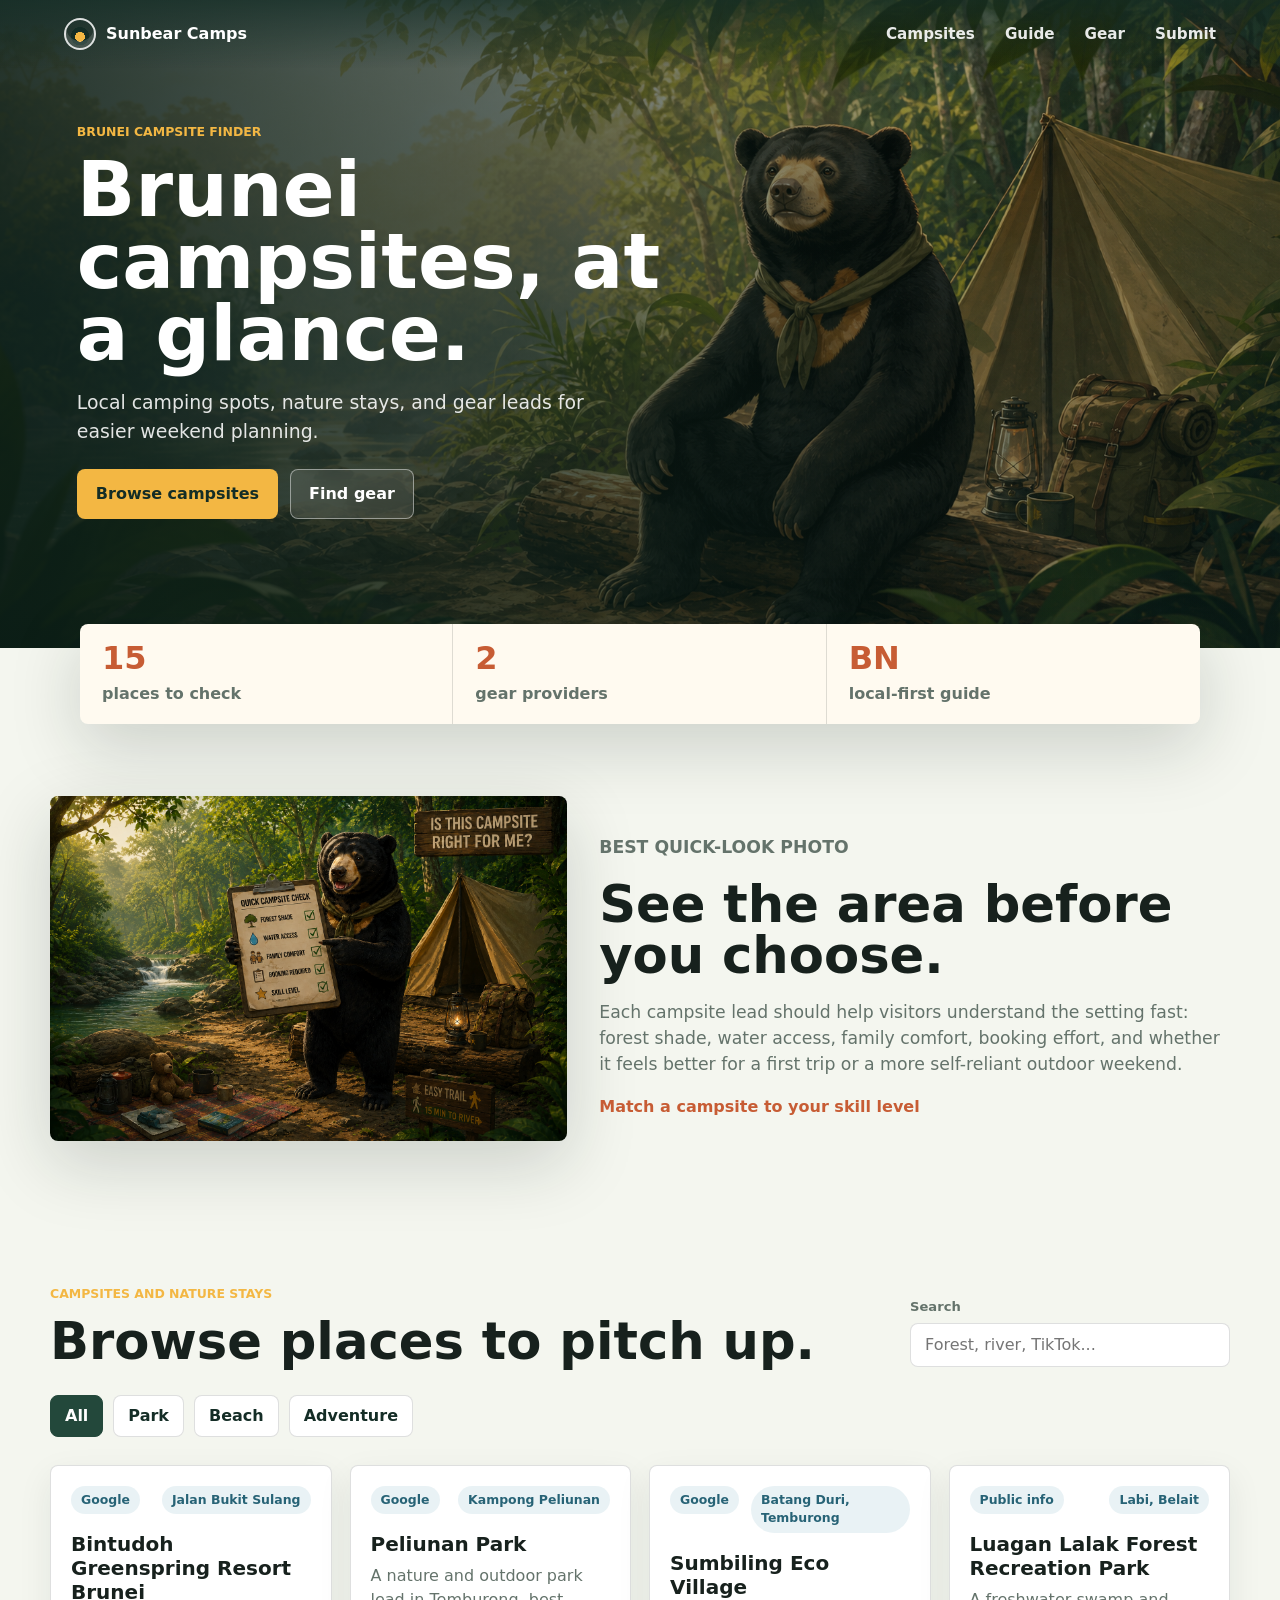
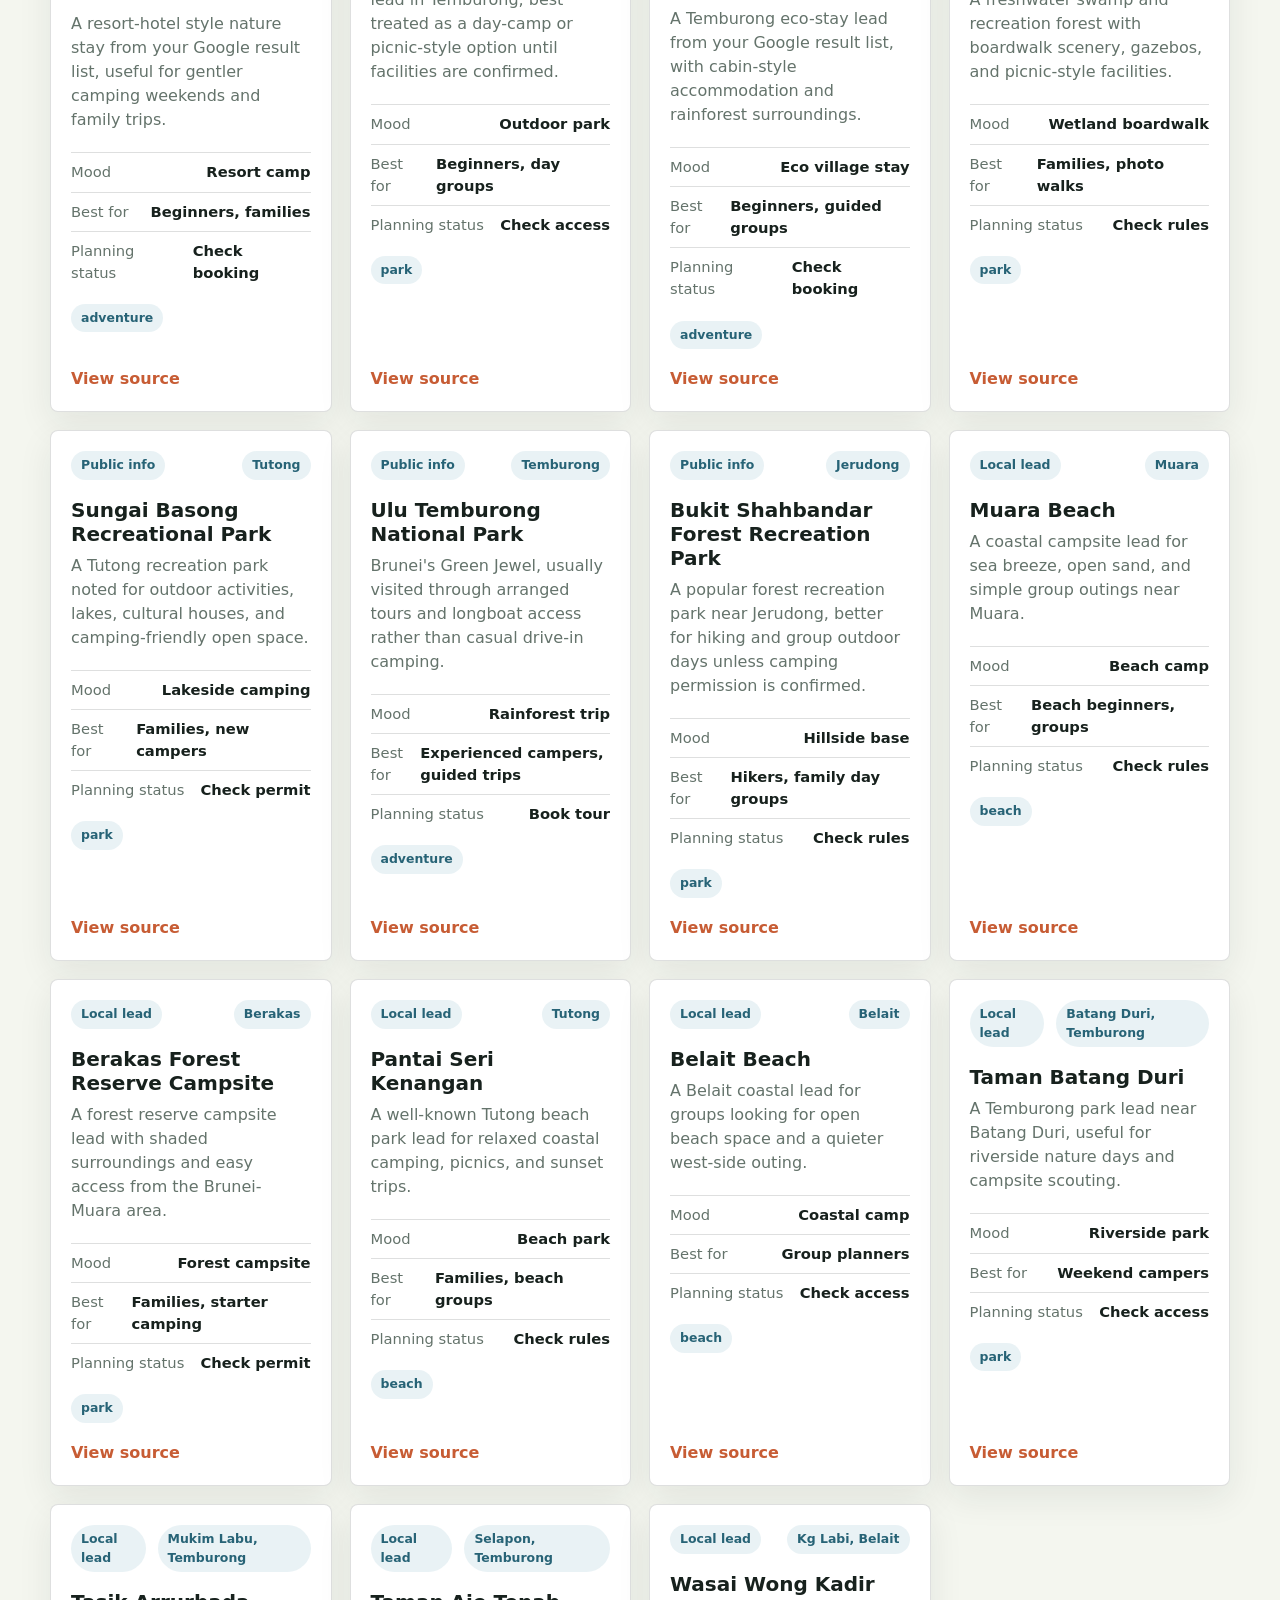
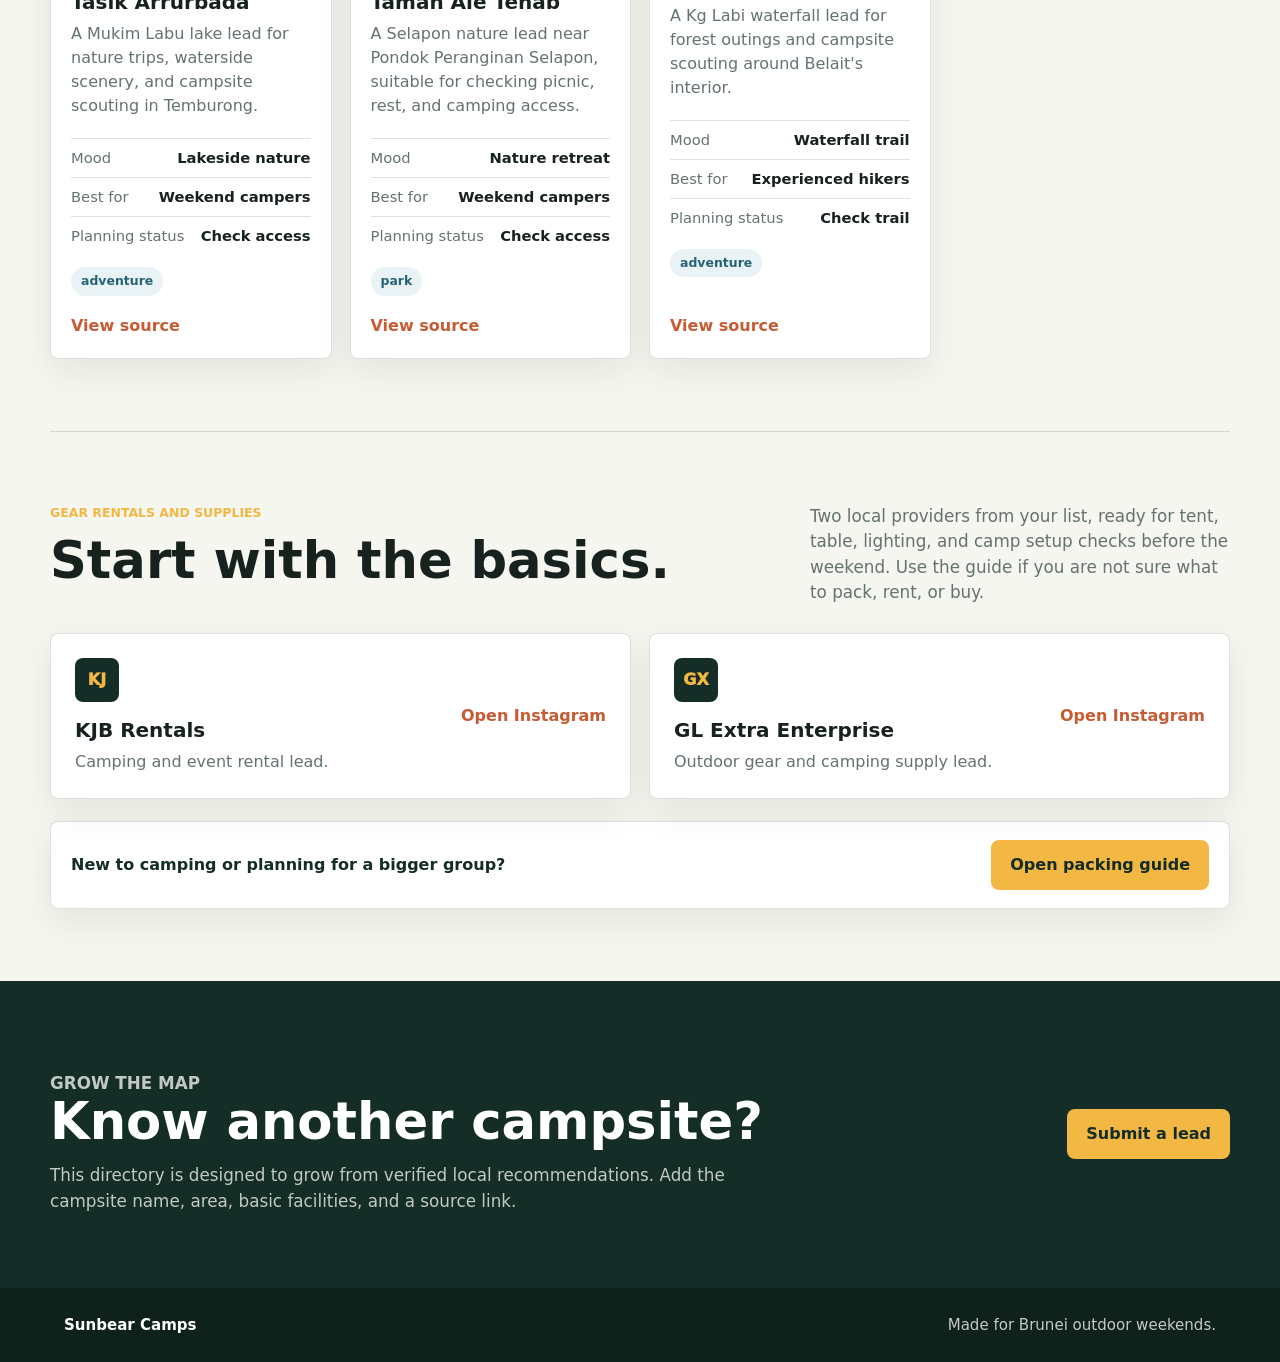
<file: index.html>
<!doctype html>
<html lang="en">
  <head>
    <meta charset="utf-8" />
    <meta name="viewport" content="width=device-width, initial-scale=1" />
    <title>Sunbear Camps | Brunei Campsite Finder</title>
    <meta
      name="description"
      content="A simple Brunei camping landing page for browsing campsite leads, outdoor vibes, and camping gear rentals at a glance."
    />
    <link rel="stylesheet" href="styles.css?v=4" />
  </head>
  <body>
    <header class="site-header" aria-label="Main navigation">
      <a class="brand" href="#top" aria-label="Sunbear Camps home">
        <span class="brand-mark" aria-hidden="true"></span>
        <span>Sunbear Camps</span>
      </a>
      <nav class="nav-links" aria-label="Page sections">
        <a href="#campsites">Campsites</a>
        <a href="guide.html">Guide</a>
        <a href="#gear">Gear</a>
        <a href="#submit">Submit</a>
      </nav>
    </header>

    <main id="top">
      <section class="hero" aria-labelledby="hero-title">
        <img
          class="hero-image"
          src="assets/sunbear-camp-hero.png"
          alt="Illustration of a sun bear beside a campsite in a Brunei rainforest"
        />
        <div class="hero-overlay"></div>
        <div class="hero-content">
          <p class="eyebrow">Brunei campsite finder</p>
          <h1 id="hero-title">Brunei campsites, at a glance.</h1>
          <p class="hero-copy">
            Local camping spots, nature stays, and gear leads for easier weekend planning.
          </p>
          <div class="hero-actions">
            <a class="button primary" href="#campsites">Browse campsites</a>
            <a class="button secondary" href="#gear">Find gear</a>
          </div>
        </div>
      </section>

      <section class="quick-stats" aria-label="Directory overview">
        <div>
          <strong>15</strong>
          <span>places to check</span>
        </div>
        <div>
          <strong>2</strong>
          <span>gear providers</span>
        </div>
        <div>
          <strong>BN</strong>
          <span>local-first guide</span>
        </div>
      </section>

      <section class="section featured-area" aria-labelledby="featured-title">
        <figure class="featured-photo">
          <img
            src="assets/checklist-bear.png"
            alt="Sun bear holding a camping checklist"
          />
        </figure>
        <div class="featured-copy">
          <p class="eyebrow">Best quick-look photo</p>
          <h2 id="featured-title">See the area before you choose.</h2>
          <p>
            Each campsite lead should help visitors understand the setting fast: forest shade, water access, family comfort, booking effort, and whether it feels better for a first trip or a more self-reliant outdoor weekend.
          </p>
          <a class="text-link" href="guide.html">Match a campsite to your skill level</a>
        </div>
      </section>

      <section id="campsites" class="section campsite-section" aria-labelledby="campsites-title">
        <div class="section-heading">
          <div>
            <p class="eyebrow">Campsites and nature stays</p>
            <h2 id="campsites-title">Browse places to pitch up.</h2>
          </div>
          <div class="search-wrap">
            <label for="site-search">Search</label>
            <input id="site-search" type="search" placeholder="Forest, river, TikTok..." />
          </div>
        </div>

        <div class="filters" role="group" aria-label="Filter campsite type">
          <button class="filter-button active" type="button" data-filter="all">All</button>
          <button class="filter-button" type="button" data-filter="park">Park</button>
          <button class="filter-button" type="button" data-filter="beach">Beach</button>
          <button class="filter-button" type="button" data-filter="adventure">Adventure</button>
        </div>

        <div class="card-grid" id="campsite-grid" aria-live="polite"></div>
      </section>

      <section id="gear" class="section gear-section" aria-labelledby="gear-title">
        <div class="section-heading">
          <div>
            <p class="eyebrow">Gear rentals and supplies</p>
            <h2 id="gear-title">Start with the basics.</h2>
          </div>
          <p>
            Two local providers from your list, ready for tent, table, lighting, and camp setup checks before the weekend. Use the guide if you are not sure what to pack, rent, or buy.
          </p>
        </div>

        <div class="gear-grid">
          <article class="gear-card">
            <div>
              <span class="gear-icon" aria-hidden="true">KJ</span>
              <h3>KJB Rentals</h3>
              <p>Camping and event rental lead.</p>
            </div>
            <a class="text-link" href="https://www.instagram.com/kjb.rentals?igsh=MWdyZXJzZjBxN3RnYQ==" target="_blank" rel="noreferrer">Open Instagram</a>
          </article>

          <article class="gear-card">
            <div>
              <span class="gear-icon" aria-hidden="true">GX</span>
              <h3>GL Extra Enterprise</h3>
              <p>Outdoor gear and camping supply lead.</p>
            </div>
            <a class="text-link" href="https://www.instagram.com/glextraenterprise/" target="_blank" rel="noreferrer">Open Instagram</a>
          </article>
        </div>
        <div class="guide-cta">
          <span>New to camping or planning for a bigger group?</span>
          <a class="button primary" href="guide.html#packing-levels">Open packing guide</a>
        </div>
      </section>

      <section id="submit" class="section submit-section" aria-labelledby="submit-title">
        <div>
          <p class="eyebrow">Grow the map</p>
          <h2 id="submit-title">Know another campsite?</h2>
          <p>
            This directory is designed to grow from verified local recommendations. Add the campsite name, area, basic facilities, and a source link.
          </p>
        </div>
        <a class="button primary" href="mailto:pr@queeniecy.com?subject=New%20Brunei%20campsite%20lead">Submit a lead</a>
      </section>
    </main>

    <footer class="site-footer">
      <span>Sunbear Camps</span>
      <span>Made for Brunei outdoor weekends.</span>
    </footer>

    <script src="script.js"></script>
  </body>
</html>
</file>
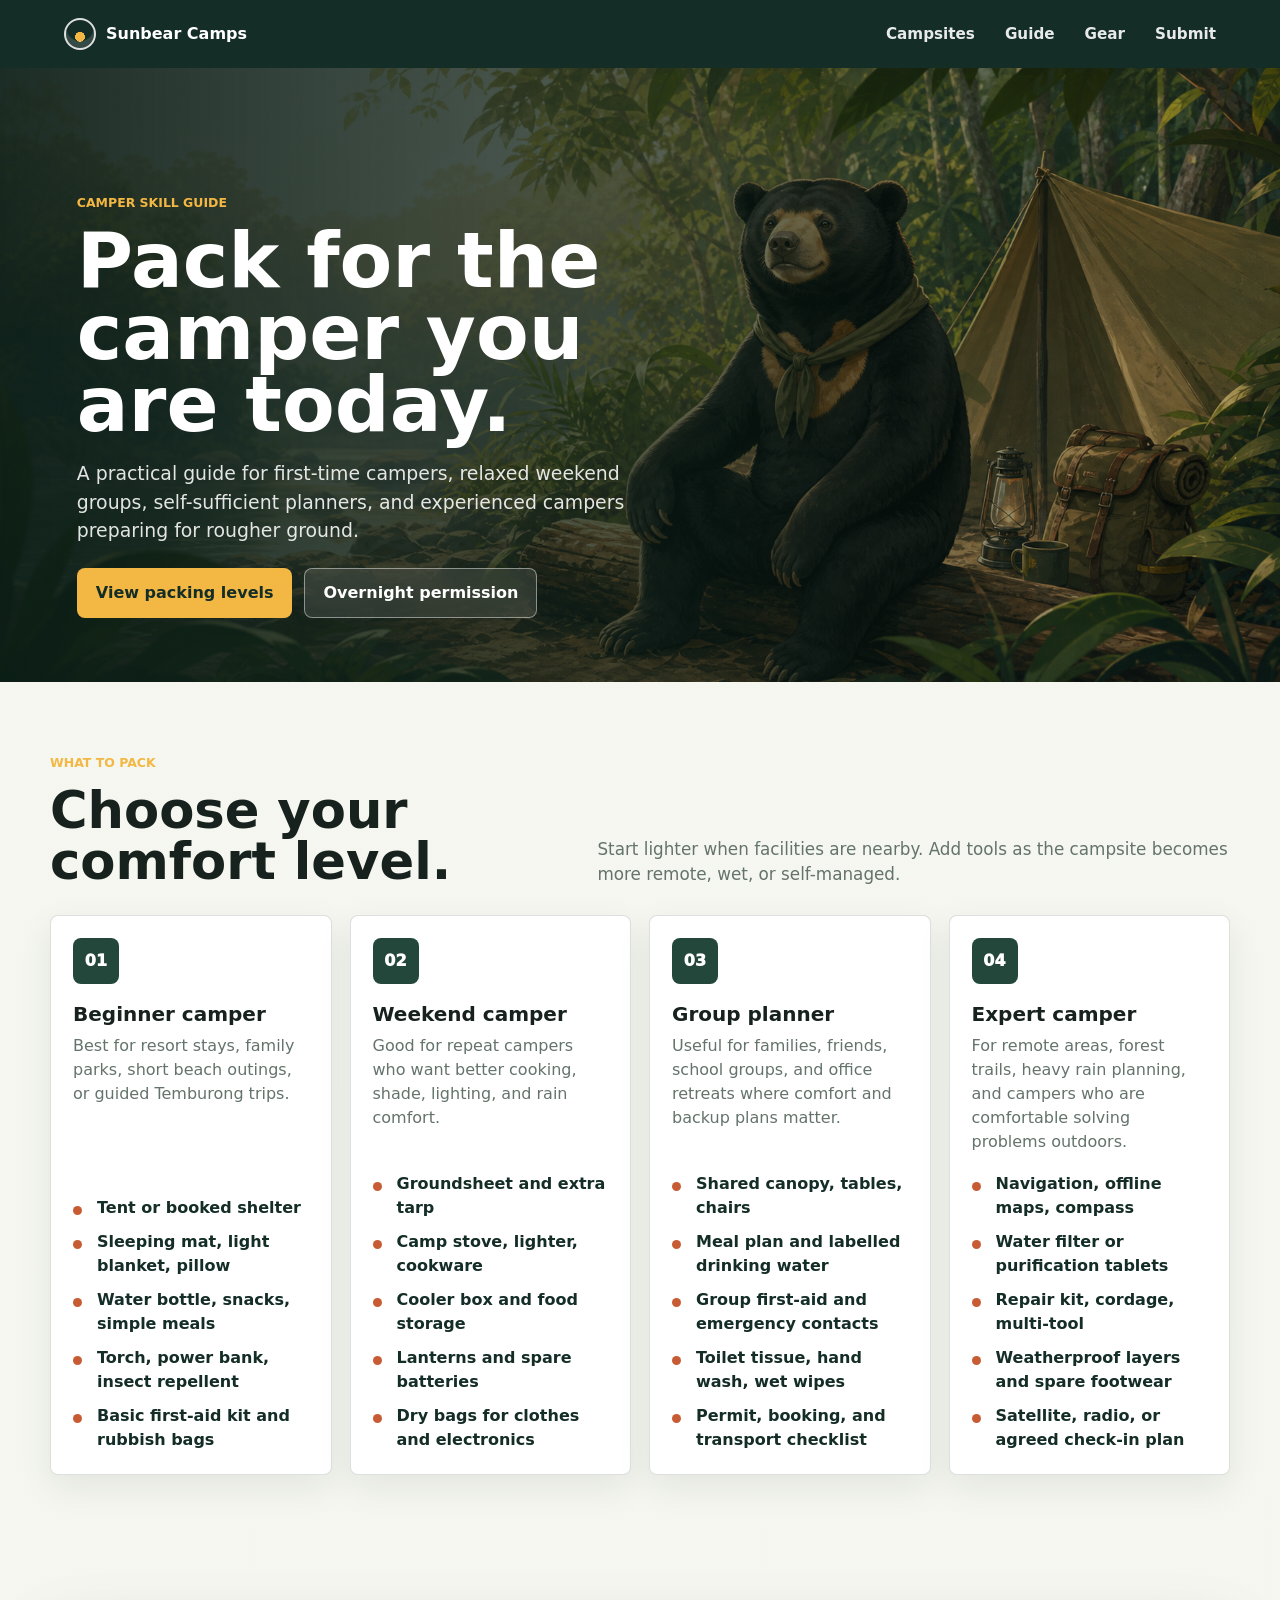
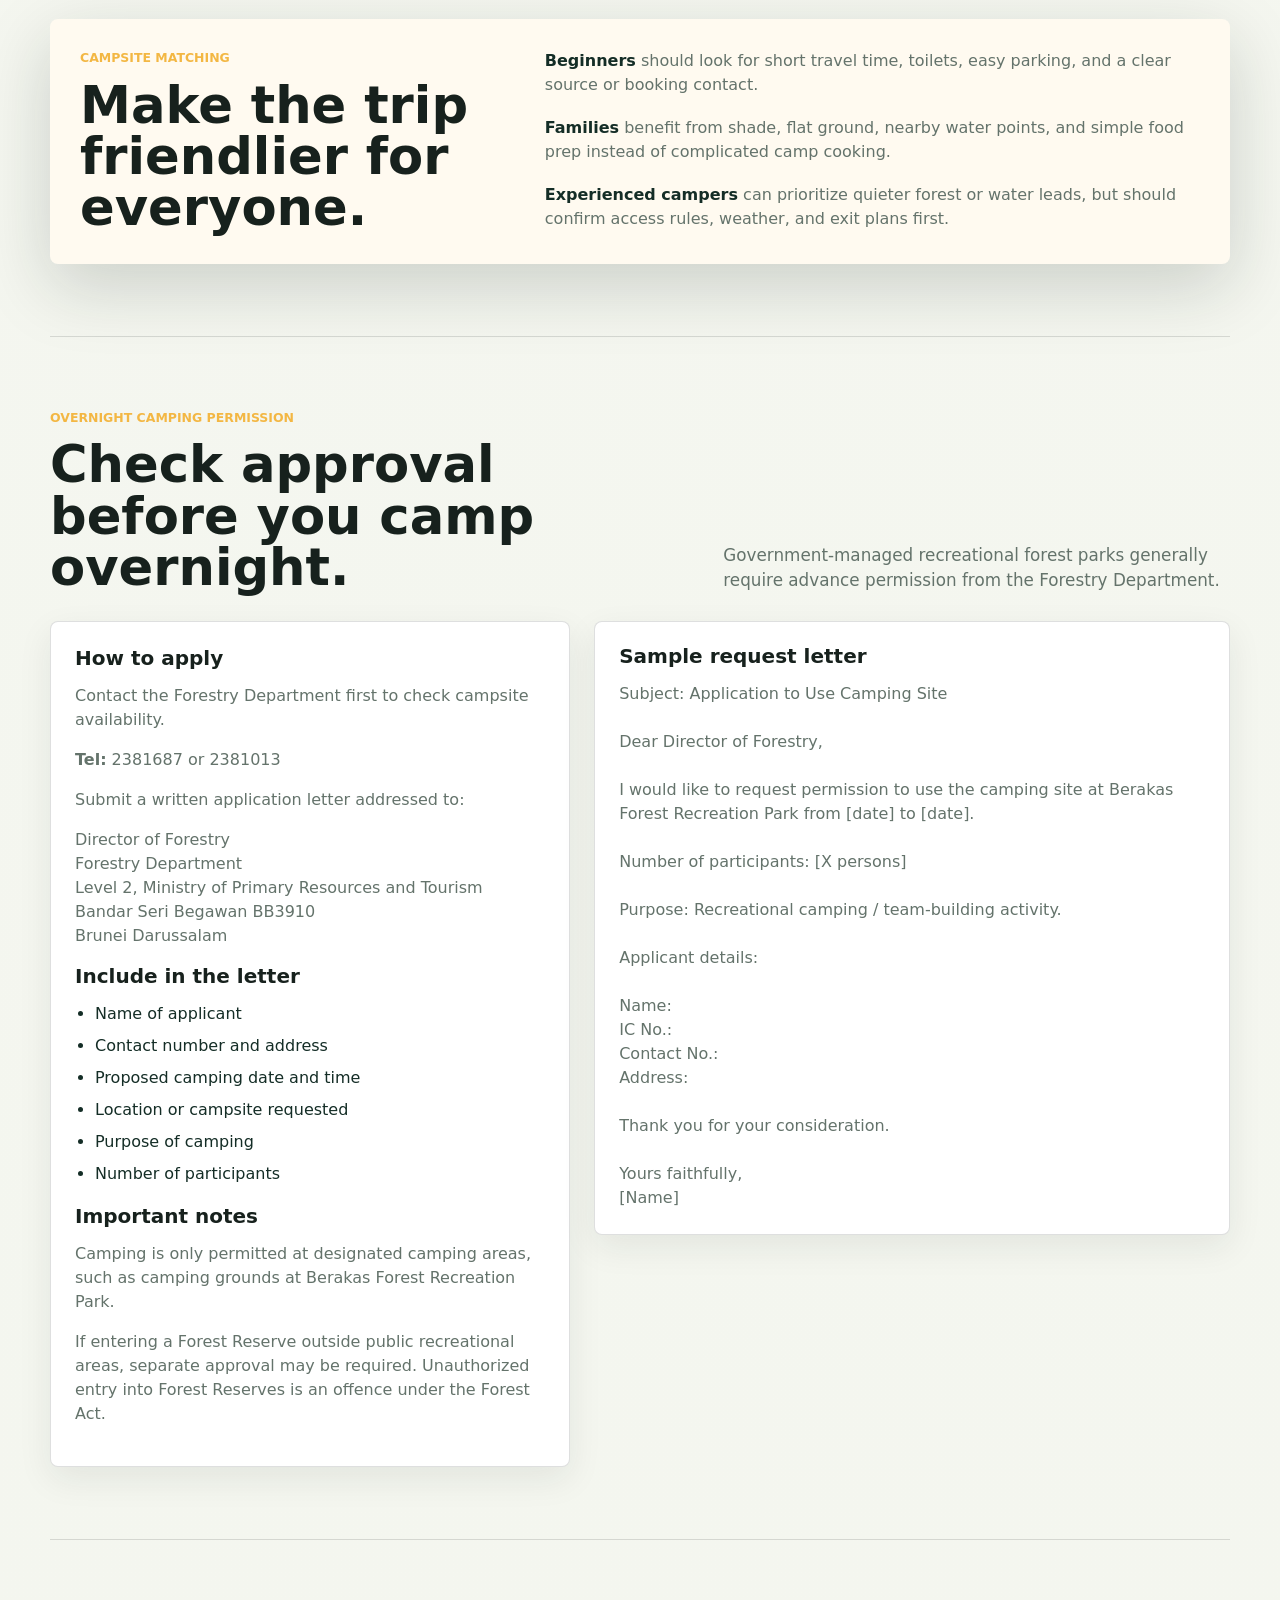
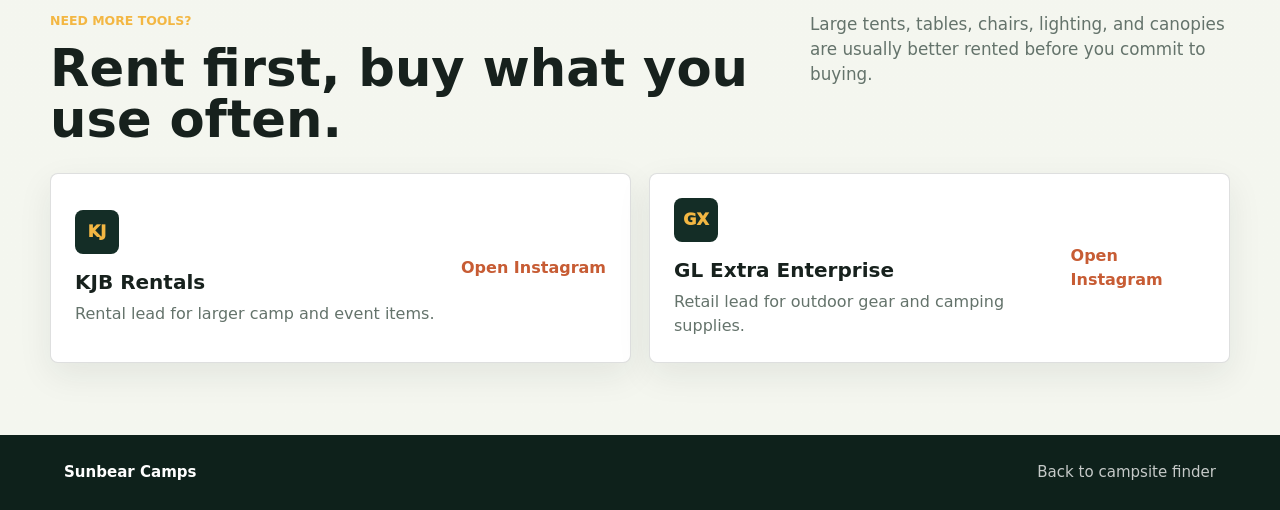
<file: guide.html>
<!doctype html>
<html lang="en">
  <head>
    <meta charset="utf-8" />
    <meta name="viewport" content="width=device-width, initial-scale=1" />
    <title>Camping Guide | Sunbear Camps</title>
    <meta
      name="description"
      content="A Brunei camping guide for beginner, casual, group, and expert campers with packing advice and gear rental or retail links."
    />
    <link rel="stylesheet" href="styles.css?v=4" />
  </head>
  <body class="guide-page">
    <header class="site-header guide-header" aria-label="Main navigation">
      <a class="brand" href="index.html#top" aria-label="Sunbear Camps home">
        <span class="brand-mark" aria-hidden="true"></span>
        <span>Sunbear Camps</span>
      </a>
      <nav class="nav-links" aria-label="Page sections">
        <a href="index.html#campsites">Campsites</a>
        <a href="guide.html">Guide</a>
        <a href="index.html#gear">Gear</a>
        <a href="index.html#submit">Submit</a>
      </nav>
    </header>

    <main id="top">
      <section class="guide-hero" aria-labelledby="guide-title">
        <div>
          <p class="eyebrow">Camper skill guide</p>
          <h1 id="guide-title">Pack for the camper you are today.</h1>
          <p class="hero-copy">
            A practical guide for first-time campers, relaxed weekend groups, self-sufficient planners, and experienced campers preparing for rougher ground.
          </p>
          <div class="hero-actions">
            <a class="button primary" href="#packing-levels">View packing levels</a>
            <a class="button secondary" href="#overnight-permission">Overnight permission</a>
          </div>
        </div>
      </section>

      <section id="packing-levels" class="section" aria-labelledby="packing-title">
        <div class="section-heading">
          <div>
            <p class="eyebrow">What to pack</p>
            <h2 id="packing-title">Choose your comfort level.</h2>
          </div>
          <p>Start lighter when facilities are nearby. Add tools as the campsite becomes more remote, wet, or self-managed.</p>
        </div>

        <div class="level-grid">
          <article class="level-card">
            <span class="level-number">01</span>
            <h3>Beginner camper</h3>
            <p>Best for resort stays, family parks, short beach outings, or guided Temburong trips.</p>
            <ul class="check-list">
              <li>Tent or booked shelter</li>
              <li>Sleeping mat, light blanket, pillow</li>
              <li>Water bottle, snacks, simple meals</li>
              <li>Torch, power bank, insect repellent</li>
              <li>Basic first-aid kit and rubbish bags</li>
            </ul>
          </article>

          <article class="level-card">
            <span class="level-number">02</span>
            <h3>Weekend camper</h3>
            <p>Good for repeat campers who want better cooking, shade, lighting, and rain comfort.</p>
            <ul class="check-list">
              <li>Groundsheet and extra tarp</li>
              <li>Camp stove, lighter, cookware</li>
              <li>Cooler box and food storage</li>
              <li>Lanterns and spare batteries</li>
              <li>Dry bags for clothes and electronics</li>
            </ul>
          </article>

          <article class="level-card">
            <span class="level-number">03</span>
            <h3>Group planner</h3>
            <p>Useful for families, friends, school groups, and office retreats where comfort and backup plans matter.</p>
            <ul class="check-list">
              <li>Shared canopy, tables, chairs</li>
              <li>Meal plan and labelled drinking water</li>
              <li>Group first-aid and emergency contacts</li>
              <li>Toilet tissue, hand wash, wet wipes</li>
              <li>Permit, booking, and transport checklist</li>
            </ul>
          </article>

          <article class="level-card">
            <span class="level-number">04</span>
            <h3>Expert camper</h3>
            <p>For remote areas, forest trails, heavy rain planning, and campers who are comfortable solving problems outdoors.</p>
            <ul class="check-list">
              <li>Navigation, offline maps, compass</li>
              <li>Water filter or purification tablets</li>
              <li>Repair kit, cordage, multi-tool</li>
              <li>Weatherproof layers and spare footwear</li>
              <li>Satellite, radio, or agreed check-in plan</li>
            </ul>
          </article>
        </div>
      </section>

      <section class="section advice-section" aria-labelledby="comfort-title">
        <div class="advice-panel">
          <div>
            <p class="eyebrow">Campsite matching</p>
            <h2 id="comfort-title">Make the trip friendlier for everyone.</h2>
          </div>
          <div class="advice-grid">
            <p><strong>Beginners</strong> should look for short travel time, toilets, easy parking, and a clear source or booking contact.</p>
            <p><strong>Families</strong> benefit from shade, flat ground, nearby water points, and simple food prep instead of complicated camp cooking.</p>
            <p><strong>Experienced campers</strong> can prioritize quieter forest or water leads, but should confirm access rules, weather, and exit plans first.</p>
          </div>
        </div>
      </section>

      <section id="overnight-permission" class="section permit-section" aria-labelledby="permission-title">
        <div class="section-heading">
          <div>
            <p class="eyebrow">Overnight camping permission</p>
            <h2 id="permission-title">Check approval before you camp overnight.</h2>
          </div>
          <p>Government-managed recreational forest parks generally require advance permission from the Forestry Department.</p>
        </div>

        <div class="permit-layout">
          <article class="permit-card">
            <h3>How to apply</h3>
            <p>Contact the Forestry Department first to check campsite availability.</p>
            <p><strong>Tel:</strong> 2381687 or 2381013</p>
            <p>Submit a written application letter addressed to:</p>
            <address>
              Director of Forestry<br />
              Forestry Department<br />
              Level 2, Ministry of Primary Resources and Tourism<br />
              Bandar Seri Begawan BB3910<br />
              Brunei Darussalam
            </address>

            <h3>Include in the letter</h3>
            <ul>
              <li>Name of applicant</li>
              <li>Contact number and address</li>
              <li>Proposed camping date and time</li>
              <li>Location or campsite requested</li>
              <li>Purpose of camping</li>
              <li>Number of participants</li>
            </ul>

            <h3>Important notes</h3>
            <p>Camping is only permitted at designated camping areas, such as camping grounds at Berakas Forest Recreation Park.</p>
            <p>If entering a Forest Reserve outside public recreational areas, separate approval may be required. Unauthorized entry into Forest Reserves is an offence under the Forest Act.</p>
          </article>

          <article class="letter-card">
            <h3>Sample request letter</h3>
            <pre class="sample-letter">Subject: Application to Use Camping Site

Dear Director of Forestry,

I would like to request permission to use the camping site at Berakas Forest Recreation Park from [date] to [date].

Number of participants: [X persons]

Purpose: Recreational camping / team-building activity.

Applicant details:

Name:
IC No.:
Contact No.:
Address:

Thank you for your consideration.

Yours faithfully,
[Name]</pre>
          </article>
        </div>
      </section>

      <section id="rental-retail" class="section gear-section" aria-labelledby="tools-title">
        <div class="section-heading">
          <div>
            <p class="eyebrow">Need more tools?</p>
            <h2 id="tools-title">Rent first, buy what you use often.</h2>
          </div>
          <p>Large tents, tables, chairs, lighting, and canopies are usually better rented before you commit to buying.</p>
        </div>

        <div class="gear-grid">
          <article class="gear-card">
            <div>
              <span class="gear-icon" aria-hidden="true">KJ</span>
              <h3>KJB Rentals</h3>
              <p>Rental lead for larger camp and event items.</p>
            </div>
            <a class="text-link" href="https://www.instagram.com/kjb.rentals?igsh=MWdyZXJzZjBxN3RnYQ==" target="_blank" rel="noreferrer">Open Instagram</a>
          </article>

          <article class="gear-card">
            <div>
              <span class="gear-icon" aria-hidden="true">GX</span>
              <h3>GL Extra Enterprise</h3>
              <p>Retail lead for outdoor gear and camping supplies.</p>
            </div>
            <a class="text-link" href="https://www.instagram.com/glextraenterprise/" target="_blank" rel="noreferrer">Open Instagram</a>
          </article>
        </div>
      </section>
    </main>

    <footer class="site-footer">
      <span>Sunbear Camps</span>
      <span><a href="index.html#top">Back to campsite finder</a></span>
    </footer>
  </body>
</html>
</file>
<file: styles.css>
:root {
  --leaf: #23483b;
  --leaf-dark: #142d26;
  --fern: #6e9b69;
  --moss: #c7d4a3;
  --sun: #f3b743;
  --ember: #c75c34;
  --river: #5a9caf;
  --mist: #f4f6ef;
  --paper: #fffaf0;
  --ink: #17211d;
  --muted: #64736b;
  --line: rgba(23, 33, 29, 0.14);
  --shadow: 0 22px 70px rgba(18, 36, 30, 0.18);
}

* {
  box-sizing: border-box;
}

html {
  scroll-behavior: smooth;
}

body {
  margin: 0;
  background: var(--mist);
  color: var(--ink);
  font-family: Inter, ui-sans-serif, system-ui, -apple-system, BlinkMacSystemFont, "Segoe UI", sans-serif;
  line-height: 1.5;
}

a {
  color: inherit;
  text-decoration: none;
}

.site-header {
  position: fixed;
  z-index: 20;
  top: 0;
  left: 0;
  right: 0;
  display: flex;
  align-items: center;
  justify-content: space-between;
  gap: 20px;
  padding: 18px clamp(18px, 5vw, 72px);
  color: white;
}

.site-header::before {
  content: "";
  position: absolute;
  inset: 0;
  z-index: -1;
  background: linear-gradient(180deg, rgba(20, 45, 38, 0.72), rgba(20, 45, 38, 0));
  pointer-events: none;
}

.brand,
.nav-links {
  display: flex;
  align-items: center;
}

.brand {
  gap: 10px;
  font-weight: 800;
}

.brand-mark {
  width: 32px;
  height: 32px;
  border: 2px solid rgba(255, 255, 255, 0.85);
  border-radius: 50%;
  background:
    radial-gradient(circle at 50% 60%, var(--sun) 0 22%, transparent 23%),
    radial-gradient(circle at 50% 58%, var(--leaf-dark) 0 42%, transparent 43%);
  box-shadow: inset 0 -7px 0 rgba(255, 255, 255, 0.14);
}

.nav-links {
  gap: clamp(12px, 3vw, 30px);
  font-size: 0.95rem;
  font-weight: 700;
}

.nav-links a {
  opacity: 0.9;
}

.nav-links a:hover {
  opacity: 1;
}

.hero {
  position: relative;
  min-height: 72vh;
  display: grid;
  align-items: center;
  overflow: hidden;
  isolation: isolate;
  padding-bottom: 72px;
}

.hero-image,
.hero-overlay {
  position: absolute;
  inset: 0;
}

.hero-image {
  width: 100%;
  height: 100%;
  object-fit: cover;
  object-position: center;
  z-index: -3;
}

.hero-overlay {
  z-index: -2;
  background:
    linear-gradient(90deg, rgba(10, 28, 22, 0.86) 0%, rgba(10, 28, 22, 0.56) 42%, rgba(10, 28, 22, 0.12) 74%),
    linear-gradient(180deg, rgba(10, 28, 22, 0.15), rgba(10, 28, 22, 0.48));
}

.hero-content {
  width: min(760px, calc(100% - 36px));
  margin-left: clamp(18px, 6vw, 86px);
  padding-top: 66px;
  color: white;
}

.eyebrow {
  margin: 0 0 12px;
  color: var(--sun);
  font-size: 0.78rem;
  font-weight: 900;
  letter-spacing: 0;
  text-transform: uppercase;
}

h1,
h2,
h3,
p {
  overflow-wrap: anywhere;
}

h1 {
  max-width: 640px;
  margin: 0;
  font-size: clamp(2.8rem, 6vw, 5rem);
  line-height: 0.94;
  letter-spacing: 0;
}

h2 {
  margin: 0;
  font-size: clamp(2rem, 4vw, 3.7rem);
  line-height: 1;
  letter-spacing: 0;
}

h3 {
  margin: 0 0 8px;
  font-size: 1.25rem;
  line-height: 1.2;
}

.hero-copy {
  max-width: 560px;
  margin: 18px 0 0;
  color: rgba(255, 255, 255, 0.88);
  font-size: clamp(1rem, 1.5vw, 1.18rem);
}

.hero-actions {
  display: flex;
  flex-wrap: wrap;
  gap: 12px;
  margin-top: 24px;
}

.button {
  display: inline-flex;
  min-height: 46px;
  align-items: center;
  justify-content: center;
  border: 1px solid transparent;
  border-radius: 8px;
  padding: 12px 18px;
  font-weight: 850;
  transition: transform 180ms ease, background 180ms ease, border-color 180ms ease;
}

.button:hover {
  transform: translateY(-2px);
}

.button.primary {
  background: var(--sun);
  color: var(--leaf-dark);
}

.button.secondary {
  border-color: rgba(255, 255, 255, 0.45);
  color: white;
  background: rgba(255, 255, 255, 0.1);
  backdrop-filter: blur(14px);
}

.quick-stats {
  width: min(1120px, calc(100% - 36px));
  margin: -24px auto 0;
  position: relative;
  z-index: 5;
  display: grid;
  grid-template-columns: repeat(3, 1fr);
  overflow: hidden;
  border-radius: 8px;
  background: var(--paper);
  box-shadow: var(--shadow);
}

.quick-stats div {
  min-height: 88px;
  padding: 18px 22px;
  border-right: 1px solid var(--line);
}

.quick-stats div:last-child {
  border-right: 0;
}

.quick-stats strong {
  display: block;
  font-size: 2rem;
  line-height: 1;
  color: var(--ember);
}

.quick-stats span {
  display: block;
  margin-top: 8px;
  color: var(--muted);
  font-weight: 750;
}

.section {
  width: min(1180px, calc(100% - 36px));
  margin: 0 auto;
  padding: 72px 0;
}

.section-heading > p,
.submit-section p {
  margin: 0;
  color: var(--muted);
  font-size: 1.05rem;
}

.section-heading {
  display: flex;
  justify-content: space-between;
  align-items: end;
  gap: 24px;
  margin-bottom: 28px;
}

.search-wrap {
  display: grid;
  gap: 6px;
  width: min(320px, 100%);
}

.search-wrap label {
  color: var(--muted);
  font-size: 0.82rem;
  font-weight: 850;
}

.search-wrap input {
  width: 100%;
  min-height: 44px;
  border: 1px solid var(--line);
  border-radius: 8px;
  padding: 0 14px;
  background: white;
  color: var(--ink);
  font: inherit;
  outline-color: var(--river);
}

.filters {
  display: flex;
  flex-wrap: wrap;
  gap: 10px;
  margin-bottom: 28px;
}

.filter-button {
  min-height: 38px;
  border: 1px solid var(--line);
  border-radius: 8px;
  padding: 8px 14px;
  background: white;
  color: var(--leaf-dark);
  font: inherit;
  font-weight: 850;
  cursor: pointer;
}

.filter-button.active {
  border-color: var(--leaf);
  background: var(--leaf);
  color: white;
}

.card-grid,
.gear-grid {
  display: grid;
  grid-template-columns: repeat(4, minmax(0, 1fr));
  gap: 18px;
}

.site-card,
.gear-card {
  border: 1px solid var(--line);
  border-radius: 8px;
  background: white;
  box-shadow: 0 12px 34px rgba(22, 41, 36, 0.08);
}

.site-card {
  display: flex;
  min-height: 315px;
  flex-direction: column;
  justify-content: space-between;
  padding: 20px;
}

.card-top {
  display: flex;
  justify-content: space-between;
  gap: 12px;
  align-items: flex-start;
  margin-bottom: 18px;
}

.source-badge,
.tag {
  display: inline-flex;
  align-items: center;
  min-height: 28px;
  border-radius: 999px;
  padding: 5px 10px;
  background: rgba(90, 156, 175, 0.13);
  color: #276376;
  font-size: 0.78rem;
  font-weight: 900;
}

.site-card p {
  margin: 0;
  color: var(--muted);
}

.meta-list {
  display: grid;
  gap: 8px;
  margin: 20px 0;
  padding: 0;
  list-style: none;
}

.meta-list li {
  display: flex;
  align-items: center;
  justify-content: space-between;
  gap: 12px;
  border-top: 1px solid var(--line);
  padding-top: 8px;
  color: var(--muted);
  font-size: 0.92rem;
}

.meta-list strong {
  color: var(--ink);
}

.tag-row {
  display: flex;
  flex-wrap: wrap;
  gap: 8px;
  margin-bottom: 18px;
}

.text-link {
  color: var(--ember);
  font-weight: 900;
}

.empty-state {
  grid-column: 1 / -1;
  border: 1px dashed var(--line);
  border-radius: 8px;
  padding: 28px;
  background: rgba(255, 255, 255, 0.62);
  color: var(--muted);
  font-weight: 760;
}

.gear-section {
  border-top: 1px solid var(--line);
}

.gear-section .section-heading {
  align-items: start;
}

.gear-section .section-heading > p {
  max-width: 420px;
}

.gear-grid {
  grid-template-columns: repeat(2, minmax(0, 1fr));
}

.gear-card {
  display: flex;
  align-items: center;
  justify-content: space-between;
  gap: 20px;
  padding: 24px;
}

.gear-card p {
  margin: 0;
  color: var(--muted);
}

.featured-area {
  display: grid;
  grid-template-columns: minmax(280px, 0.82fr) minmax(280px, 1fr);
  gap: 32px;
  align-items: center;
}

.featured-photo {
  width: min(100%, 620px);
  justify-self: center;
  margin: 0;
  overflow: hidden;
  border-radius: 8px;
  box-shadow: var(--shadow);
}

.featured-photo img {
  display: block;
  width: 100%;
  height: auto;
}

.featured-copy p {
  margin: 18px 0;
  color: var(--muted);
  font-size: 1.08rem;
}

.guide-cta {
  display: flex;
  align-items: center;
  justify-content: space-between;
  gap: 18px;
  margin-top: 22px;
  border: 1px solid var(--line);
  border-radius: 8px;
  padding: 18px 20px;
  background: white;
  box-shadow: 0 12px 34px rgba(22, 41, 36, 0.08);
}

.guide-cta span {
  color: var(--leaf-dark);
  font-weight: 850;
}

.gear-icon {
  display: inline-flex;
  width: 44px;
  height: 44px;
  align-items: center;
  justify-content: center;
  margin-bottom: 16px;
  border-radius: 8px;
  background: var(--leaf-dark);
  color: var(--sun);
  font-weight: 950;
}

.guide-page {
  background:
    linear-gradient(180deg, rgba(244, 246, 239, 0.96), rgba(244, 246, 239, 1)),
    url("assets/sunbear-camp-hero.png") top center / 100% auto no-repeat;
}

.guide-header {
  position: sticky;
  background: var(--leaf-dark);
}

.guide-header::before {
  display: none;
}

.guide-hero {
  display: grid;
  min-height: 58vh;
  align-items: center;
  padding: 126px clamp(18px, 6vw, 86px) 64px;
  color: white;
  background:
    linear-gradient(90deg, rgba(10, 28, 22, 0.92), rgba(10, 28, 22, 0.7), rgba(10, 28, 22, 0.2)),
    url("assets/sunbear-camp-hero.png") center / cover;
}

.guide-hero > div {
  max-width: 780px;
}

.level-grid {
  display: grid;
  grid-template-columns: repeat(4, minmax(0, 1fr));
  gap: 18px;
}

.level-card {
  display: flex;
  min-height: 500px;
  flex-direction: column;
  border: 1px solid var(--line);
  border-radius: 8px;
  padding: 22px;
  background: white;
  box-shadow: 0 12px 34px rgba(22, 41, 36, 0.08);
}

.level-number {
  display: inline-flex;
  width: 46px;
  height: 46px;
  align-items: center;
  justify-content: center;
  margin-bottom: 18px;
  border-radius: 8px;
  background: var(--leaf);
  color: white;
  font-weight: 950;
}

.level-card p {
  margin: 0 0 18px;
  color: var(--muted);
}

.check-list {
  display: grid;
  gap: 10px;
  margin: auto 0 0;
  padding: 0;
  list-style: none;
}

.check-list li {
  position: relative;
  padding-left: 24px;
  color: var(--leaf-dark);
  font-weight: 720;
}

.check-list li::before {
  content: "";
  position: absolute;
  top: 0.62em;
  left: 0;
  width: 9px;
  height: 9px;
  border-radius: 50%;
  background: var(--ember);
}

.advice-panel {
  display: grid;
  grid-template-columns: minmax(240px, 0.8fr) minmax(0, 1.2fr);
  gap: 28px;
  border-radius: 8px;
  padding: 30px;
  background: var(--paper);
  box-shadow: var(--shadow);
}

.advice-grid {
  display: grid;
  gap: 16px;
}

.advice-grid p {
  margin: 0;
  color: var(--muted);
}

.advice-grid strong {
  color: var(--leaf-dark);
}

.permit-section {
  border-top: 1px solid var(--line);
}

.permit-layout {
  display: grid;
  grid-template-columns: minmax(0, 0.9fr) minmax(320px, 1.1fr);
  gap: 24px;
  align-items: start;
}

.permit-card,
.letter-card {
  border: 1px solid var(--line);
  border-radius: 8px;
  background: white;
  box-shadow: 0 12px 34px rgba(22, 41, 36, 0.08);
}

.permit-card {
  padding: 24px;
}

.permit-card h3,
.letter-card h3 {
  margin-bottom: 14px;
}

.permit-card p,
.permit-card address {
  margin: 0 0 16px;
  color: var(--muted);
  font-style: normal;
}

.permit-card ul {
  display: grid;
  gap: 8px;
  margin: 0 0 18px;
  padding-left: 20px;
  color: var(--leaf-dark);
}

.letter-card {
  overflow: hidden;
}

.letter-card h3 {
  padding: 22px 24px 0;
}

.sample-letter {
  margin: 0;
  padding: 0 24px 24px;
  color: var(--muted);
  font: inherit;
  white-space: pre-wrap;
}

.submit-section {
  display: flex;
  align-items: center;
  justify-content: space-between;
  gap: 24px;
  width: 100%;
  padding: 74px max(18px, calc((100% - 1180px) / 2));
  background: var(--leaf-dark);
  color: white;
}

.submit-section > div {
  max-width: 720px;
}

.submit-section p {
  margin-top: 16px;
  color: rgba(255, 255, 255, 0.74);
}

.site-footer {
  display: flex;
  justify-content: space-between;
  gap: 18px;
  padding: 26px clamp(18px, 5vw, 72px);
  background: #0e211b;
  color: rgba(255, 255, 255, 0.76);
  font-size: 0.94rem;
}

.site-footer span:first-child {
  color: white;
  font-weight: 900;
}

@media (max-width: 950px) {
  .card-grid,
  .level-grid {
    grid-template-columns: repeat(2, minmax(0, 1fr));
  }

  .featured-area,
  .advice-panel,
  .permit-layout {
    grid-template-columns: 1fr;
  }

  .section-heading,
  .submit-section {
    align-items: start;
    grid-template-columns: 1fr;
    flex-direction: column;
  }
}

@media (max-width: 1100px) {
  .featured-area {
    grid-template-columns: 1fr;
  }

  .featured-photo {
    justify-self: start;
  }
}

@media (max-width: 700px) {
  .site-header {
    align-items: flex-start;
  }

  .nav-links {
    gap: 12px;
    font-size: 0.84rem;
  }

  .hero {
    min-height: 64vh;
    padding-bottom: 42px;
  }

  .hero-content {
    margin: 0 auto;
    padding-top: 92px;
  }

  h1 {
    font-size: clamp(2.35rem, 13vw, 3.9rem);
  }

  .quick-stats,
  .card-grid,
  .gear-grid,
  .level-grid {
    grid-template-columns: 1fr;
  }

  .quick-stats {
    grid-template-columns: repeat(3, minmax(0, 1fr));
    margin-top: -14px;
  }

  .quick-stats div {
    min-height: 70px;
    padding: 14px 10px;
    border-right: 0;
    border-bottom: 0;
    border-left: 1px solid var(--line);
  }

  .quick-stats div:first-child {
    border-left: 0;
  }

  .quick-stats strong {
    font-size: 1.35rem;
  }

  .quick-stats span {
    margin-top: 5px;
    font-size: 0.78rem;
    line-height: 1.2;
  }

  .section {
    padding: 52px 0;
  }

  .guide-hero {
    min-height: auto;
    padding-top: 112px;
  }

  .level-card {
    min-height: auto;
  }

  .guide-cta {
    align-items: flex-start;
    flex-direction: column;
  }

  .gear-card {
    align-items: flex-start;
    flex-direction: column;
  }

  .site-footer {
    flex-direction: column;
  }
}
</file>
